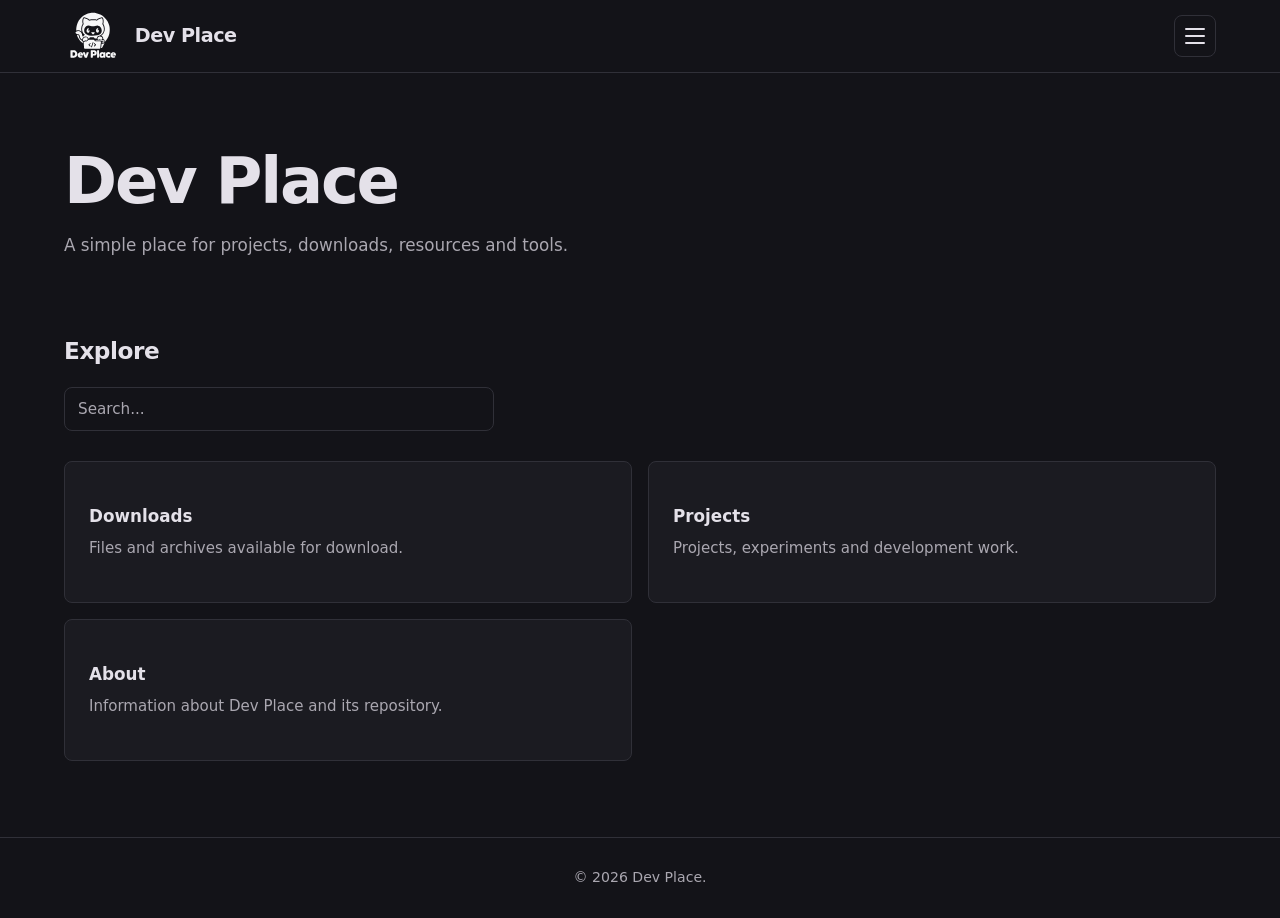
<file: index.html>
<!doctype html>
<html lang="en">
  <head>
    <meta charset="UTF-8" />
    <meta name="viewport" content="width=device-width, initial-scale=1.0" />

    <meta
      name="description"
      content="Dev Place - projects, downloads, resources and useful tools."
    />

    <title>Dev Place</title>

    <script>
      (() => {
        try {
          const saved = JSON.parse(localStorage.getItem("devplace-settings"));

          document.documentElement.dataset.theme =
            saved && saved.theme === "light" ? "light" : "dark";
        } catch {
          document.documentElement.dataset.theme = "dark";
        }
      })();
    </script>
    <link rel="icon" type="image/svg+xml" href="images/logo.svg" />
    <link rel="stylesheet" href="style.css" />

    <script src="scripts/main.js" defer></script>
    <script src="scripts/search.js" defer></script>
  </head>

  <body>
    <header class="header">
      <div class="container header-inner">
        <a href="./" class="logo" aria-label="Dev Place - Home">
          <img src="images/logo.svg" alt="Dev Place" class="logo-icon" />
          <span class="logo-text">Dev Place</span>
        </a>

        <button
          class="menu-button"
          type="button"
          aria-label="Open menu"
          aria-expanded="false"
          aria-controls="main-menu"
        >
          <span></span>
          <span></span>
          <span></span>
        </button>

        <nav id="main-menu" class="menu" aria-label="Main menu">
          <div class="menu-navigation">
            <a href="./" aria-current="page"> Home </a>

            <a href="downloads/"> Downloads </a>

            <a href="projects/"> Projects </a>

            <a href="about/"> About </a>
          </div>

          <div class="menu-divider"></div>

          <section class="accessibility">
            <div class="accessibility-heading">Accessibility</div>

            <div class="setting-group">
              <span class="setting-label"> Theme </span>

              <div class="theme-switch">
                <button
                  type="button"
                  class="setting-button theme-button"
                  data-theme-setting="dark"
                  aria-pressed="true"
                >
                  Dark
                </button>

                <button
                  type="button"
                  class="setting-button theme-button"
                  data-theme-setting="light"
                  aria-pressed="false"
                >
                  Light
                </button>
              </div>
            </div>

            <div class="setting-group">
              <span class="setting-label"> Text size </span>

              <div class="font-controls">
                <button
                  type="button"
                  class="setting-button size-button"
                  data-font-action="decrease"
                  aria-label="Decrease text size"
                >
                  A-
                </button>

                <button
                  type="button"
                  class="setting-button size-button"
                  data-font-action="increase"
                  aria-label="Increase text size"
                >
                  A+
                </button>
              </div>
            </div>

            <button
              type="button"
              class="setting-button full-button"
              data-toggle-setting="contrast"
              aria-pressed="false"
            >
              High contrast
            </button>

            <button
              type="button"
              class="setting-button full-button"
              data-toggle-setting="motion"
              aria-pressed="false"
            >
              Reduce motion
            </button>

            <button type="button" class="reset-button" data-reset-settings="true">
              Reset settings
            </button>
          </section>
        </nav>
      </div>
    </header>

    <main>
      <section class="intro">
        <div class="container">
          <h1>Dev Place</h1>

          <p>A simple place for projects, downloads, resources and tools.</p>
        </div>
      </section>

      <section class="content">
        <div class="container">
          <div class="content-header">
            <h2>Explore</h2>

            <div class="search">
              <input
                type="search"
                class="search-input"
                placeholder="Search..."
                aria-label="Search"
              />
            </div>
          </div>

          <ul class="link-list search-list">
            <li>
              <a href="downloads/">
                <strong>Downloads</strong>

                <span> Files and archives available for download. </span>
              </a>
            </li>

            <li>
              <a href="projects/">
                <strong>Projects</strong>

                <span> Projects, experiments and development work. </span>
              </a>
            </li>

            <li>
              <a href="about/">
                <strong>About</strong>

                <span> Information about Dev Place and its repository. </span>
              </a>
            </li>
          </ul>
        </div>
      </section>
    </main>

    <footer class="footer">
      <div class="container-footer">
        <p>&copy; 2026 Dev Place.</p>
      </div>
    </footer>
  </body>
</html>
</file>
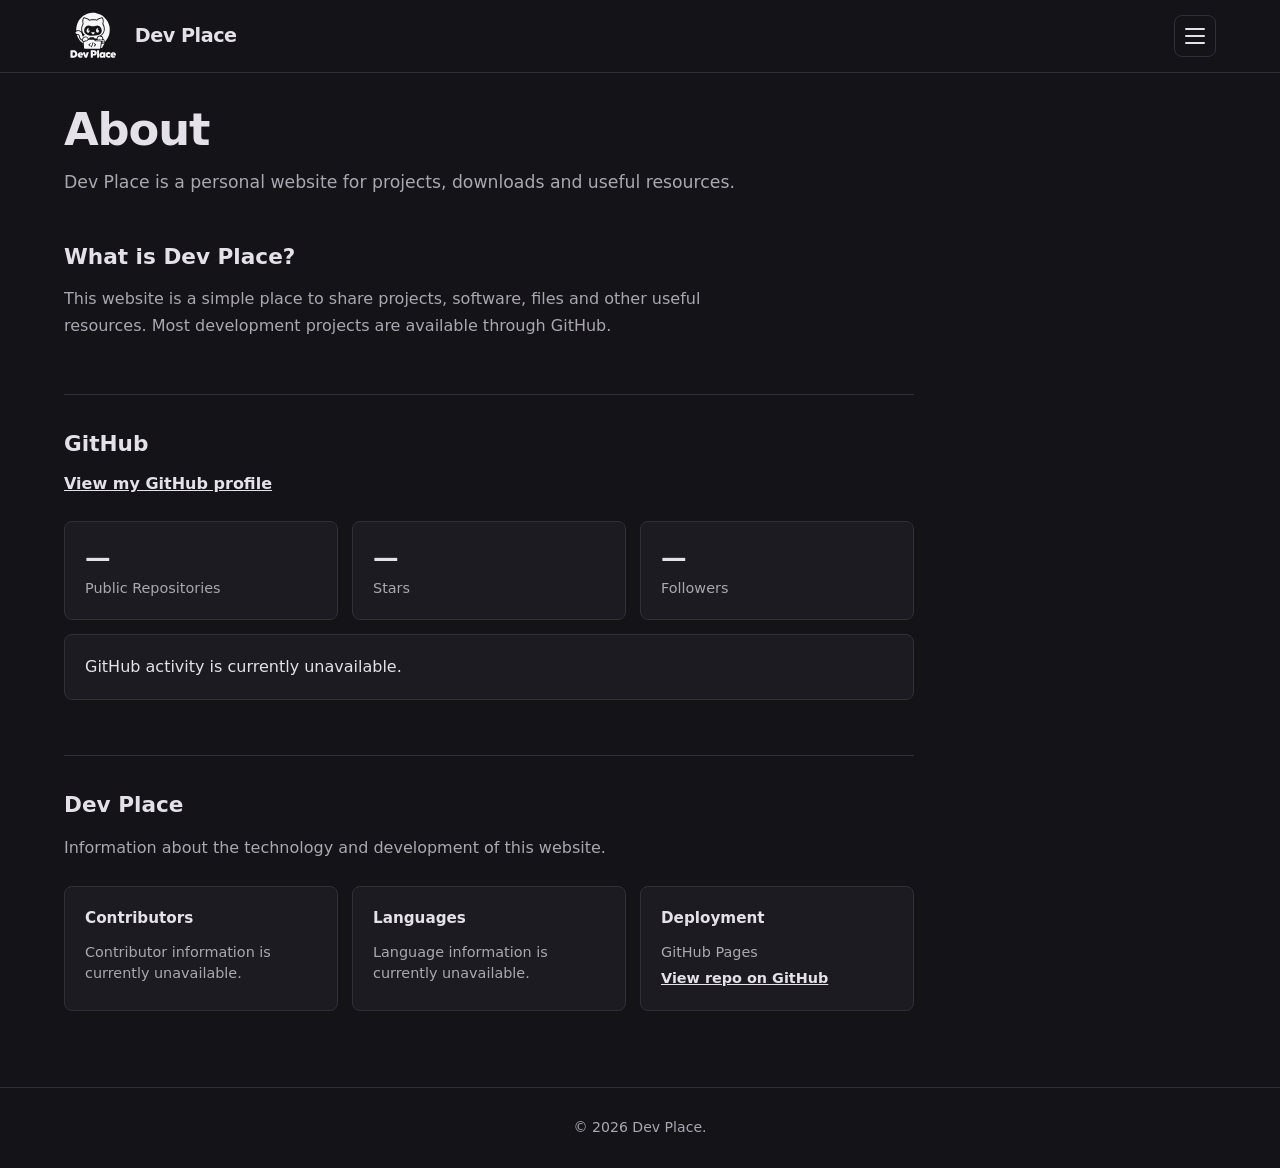
<file: about/index.html>
<!doctype html>
<html lang="en">
  <head>
    <meta charset="UTF-8" />
    <meta name="viewport" content="width=device-width, initial-scale=1.0" />

    <meta name="description" content="About Dev Place." />

    <title>About - Dev Place</title>

    <script>
      (() => {
        try {
          const saved = JSON.parse(localStorage.getItem("devplace-settings"));

          document.documentElement.dataset.theme =
            saved && saved.theme === "light" ? "light" : "dark";
        } catch {
          document.documentElement.dataset.theme = "dark";
        }
      })();
    </script>
    <link rel="icon" type="image/svg+xml" href="../images/logo.svg" />
    <link rel="stylesheet" href="../style.css" />

    <script src="../scripts/main.js" defer></script>
    <script src="../scripts/about.js" defer></script>
  </head>

  <body>
    <header class="header">
      <div class="container header-inner">
        <a href="../" class="logo" aria-label="Dev Place - Home">
          <img src="../images/logo.svg" alt="Dev Place" class="logo-icon" />

          <span class="logo-text"> Dev Place </span>
        </a>

        <button
          class="menu-button"
          type="button"
          aria-label="Open menu"
          aria-expanded="false"
          aria-controls="main-menu"
        >
          <span></span>
          <span></span>
          <span></span>
        </button>

        <nav id="main-menu" class="menu" aria-label="Main menu">
          <div class="menu-navigation">
            <a href="../"> Home </a>

            <a href="../downloads/"> Downloads </a>

            <a href="../projects/"> Projects </a>

            <a href="../about/" aria-current="page"> About </a>
          </div>

          <div class="menu-divider"></div>

          <section class="accessibility">
            <div class="accessibility-heading">Accessibility</div>

            <div class="setting-group">
              <span class="setting-label"> Theme </span>

              <div class="theme-switch">
                <button
                  type="button"
                  class="setting-button theme-button"
                  data-theme-setting="dark"
                  aria-pressed="true"
                >
                  Dark
                </button>

                <button
                  type="button"
                  class="setting-button theme-button"
                  data-theme-setting="light"
                  aria-pressed="false"
                >
                  Light
                </button>
              </div>
            </div>

            <div class="setting-group">
              <span class="setting-label"> Text size </span>

              <div class="font-controls">
                <button
                  type="button"
                  class="setting-button size-button"
                  data-font-action="decrease"
                  aria-label="Decrease text size"
                >
                  A-
                </button>

                <button
                  type="button"
                  class="setting-button size-button"
                  data-font-action="increase"
                  aria-label="Increase text size"
                >
                  A+
                </button>
              </div>
            </div>

            <button
              type="button"
              class="setting-button full-button"
              data-toggle-setting="contrast"
              aria-pressed="false"
            >
              High contrast
            </button>

            <button
              type="button"
              class="setting-button full-button"
              data-toggle-setting="motion"
              aria-pressed="false"
            >
              Reduce motion
            </button>

            <button type="button" class="reset-button" data-reset-settings="true">
              Reset settings
            </button>
          </section>
        </nav>
      </div>
    </header>

    <main>
      <section class="content">
        <div class="container">
          <div class="about">
            <h1>About</h1>

            <p class="about-lead">
              Dev Place is a personal website for projects, downloads and useful resources.
            </p>

            <h2>What is Dev Place?</h2>

            <p>
              This website is a simple place to share projects, software, files and other useful
              resources. Most development projects are available through GitHub.
            </p>

            <section class="github">
              <h2>GitHub</h2>

              <p>
                <a href="https://github.com/adrian-lis" target="_blank" rel="noopener noreferrer">
                  <span>View my GitHub profile</span>
                </a>
              </p>

              <div id="github-stats" class="github-stats">
                <div>
                  <strong id="github-repositories"> — </strong>

                  <span> Public Repositories </span>
                </div>

                <div>
                  <strong id="github-stars"> — </strong>

                  <span> Stars </span>
                </div>

                <div>
                  <strong id="github-followers"> — </strong>

                  <span> Followers </span>
                </div>
              </div>

              <div id="github-activity" class="github-activity">Loading activity...</div>
            </section>

            <section class="devplace-info">
              <h2>Dev Place</h2>

              <p>Information about the technology and development of this website.</p>

              <div class="devplace-info-grid">
                <div class="devplace-info-item">
                  <strong> Contributors </strong>

                  <div id="devplace-contributors" class="devplace-info-content">Loading...</div>
                </div>

                <div class="devplace-info-item">
                  <strong> Languages </strong>

                  <div id="devplace-languages" class="devplace-info-content">Loading...</div>
                </div>

                <div class="devplace-info-item">
                  <strong> Deployment </strong>

                  <div class="devplace-info-content">
                    <span> GitHub Pages </span>

                    <a
                      href="https://github.com/adrian-lis/DevPlace"
                      target="_blank"
                      rel="noopener noreferrer"
                    >
                      <span class="devplace-info-link">View repo on GitHub</span>
                    </a>
                  </div>
                </div>
              </div>
            </section>
          </div>
        </div>
      </section>
    </main>

    <footer class="footer">
      <div class="container-footer">
        <p>&copy; 2026 Dev Place.</p>
      </div>
    </footer>
  </body>
</html>
</file>
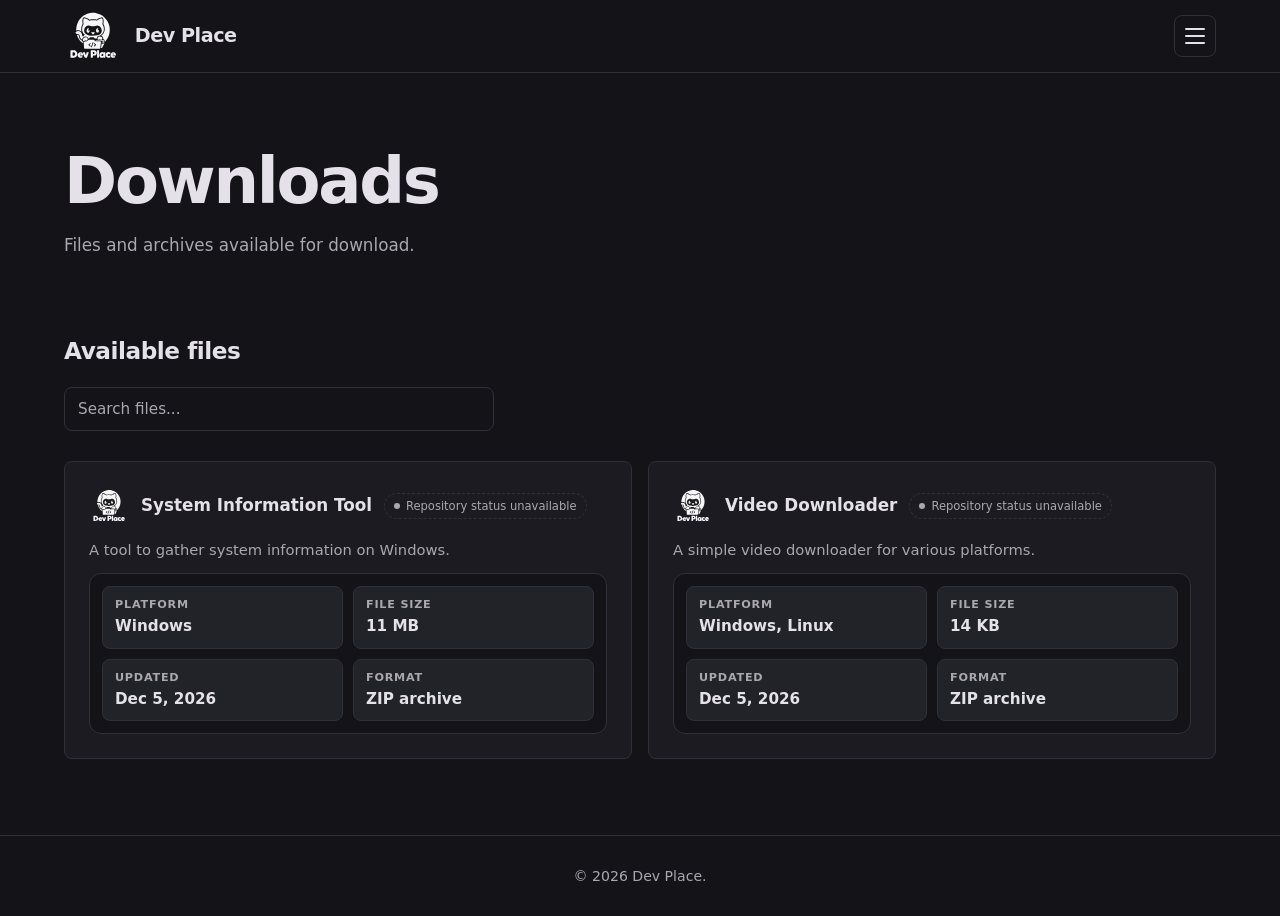
<file: downloads/index.html>
<!doctype html>
<html lang="en">
  <head>
    <meta charset="UTF-8" />
    <meta name="viewport" content="width=device-width, initial-scale=1.0" />

    <meta name="description" content="Downloads and files available from Dev Place." />

    <title>Downloads - Dev Place</title>

    <script>
      (() => {
        try {
          const saved = JSON.parse(localStorage.getItem("devplace-settings"));

          document.documentElement.dataset.theme =
            saved && saved.theme === "light" ? "light" : "dark";
        } catch {
          document.documentElement.dataset.theme = "dark";
        }
      })();
    </script>
    <link rel="icon" type="image/svg+xml" href="../images/logo.svg" />
    <link rel="stylesheet" href="../style.css" />

    <script src="../scripts/main.js" defer></script>
    <script src="../scripts/search.js" defer></script>
    <script src="../scripts/download-meta.js" defer></script>
    <script src="../scripts/repo-status.js" defer></script>
  </head>

  <body>
    <header class="header">
      <div class="container header-inner">
        <a href="../" class="logo" aria-label="Dev Place - Home">
          <img src="../images/logo.svg" alt="Dev Place" class="logo-icon" />
          <span class="logo-text">Dev Place</span>
        </a>

        <button
          class="menu-button"
          type="button"
          aria-label="Open menu"
          aria-expanded="false"
          aria-controls="main-menu"
        >
          <span></span>
          <span></span>
          <span></span>
        </button>

        <nav id="main-menu" class="menu" aria-label="Main menu">
          <div class="menu-navigation">
            <a href="../">Home</a>
            <a href="../downloads/" aria-current="page">Downloads</a>
            <a href="../projects/">Projects</a>
            <a href="../about/">About</a>
          </div>

          <div class="menu-divider"></div>

          <section class="accessibility">
            <div class="accessibility-heading">Accessibility</div>

            <div class="setting-group">
              <span class="setting-label">Theme</span>
              <div class="theme-switch">
                <button
                  type="button"
                  class="setting-button theme-button"
                  data-theme-setting="dark"
                  aria-pressed="true"
                >
                  Dark
                </button>
                <button
                  type="button"
                  class="setting-button theme-button"
                  data-theme-setting="light"
                  aria-pressed="false"
                >
                  Light
                </button>
              </div>
            </div>

            <div class="setting-group">
              <span class="setting-label">Text size</span>
              <div class="font-controls">
                <button
                  type="button"
                  class="setting-button size-button"
                  data-font-action="decrease"
                  aria-label="Decrease text size"
                >
                  A-
                </button>
                <button
                  type="button"
                  class="setting-button size-button"
                  data-font-action="increase"
                  aria-label="Increase text size"
                >
                  A+
                </button>
              </div>
            </div>

            <button
              type="button"
              class="setting-button full-button"
              data-toggle-setting="contrast"
              aria-pressed="false"
            >
              High contrast
            </button>
            <button
              type="button"
              class="setting-button full-button"
              data-toggle-setting="motion"
              aria-pressed="false"
            >
              Reduce motion
            </button>
            <button type="button" class="reset-button" data-reset-settings="true">
              Reset settings
            </button>
          </section>
        </nav>
      </div>
    </header>

    <main>
      <section class="intro">
        <div class="container">
          <h1>Downloads</h1>
          <p>Files and archives available for download.</p>
        </div>
      </section>

      <section class="content">
        <div class="container">
          <div class="content-header">
            <h2>Available files</h2>
            <div class="search">
              <input
                type="search"
                class="search-input"
                placeholder="Search files..."
                aria-label="Search files"
              />
            </div>
          </div>

          <ul class="link-list search-list">
            <li class="download-card" data-repository="adrian-lis/WinSystemInfo">
              <a class="download-card-link" href="../files/WinSystemInfo.zip" download>
                <div class="download-card-heading">
                  <img class="download-card-logo" src="../images/logo.svg" alt="" />
                  <strong class="download-card-title">System Information Tool</strong>
                </div>

                <p class="download-card-description">
                  A tool to gather system information on Windows.
                </p>

                <div class="download-meta-panel">
                  <dl class="download-meta-grid" aria-label="System Information Tool file details">
                    <div class="download-meta-item">
                      <dt class="download-meta-label">Platform</dt>
                      <dd class="download-meta-value">Windows</dd>
                    </div>

                    <div class="download-meta-item">
                      <dt class="download-meta-label">File size</dt>
                      <dd class="download-meta-value" data-file-meta="size">Checking…</dd>
                    </div>
                    <div class="download-meta-item">
                      <dt class="download-meta-label">Updated</dt>
                      <dd class="download-meta-value" data-file-meta="updated">Checking…</dd>
                    </div>
                    <div class="download-meta-item">
                      <dt class="download-meta-label">Format</dt>
                      <dd class="download-meta-value">ZIP archive</dd>
                    </div>
                  </dl>
                </div>
              </a>
            </li>

            <li class="download-card" data-repository="adrian-lis/VideoDownloader">
              <a class="download-card-link" href="../files/VideoDownloader.zip" download>
                <div class="download-card-heading">
                  <img class="download-card-logo" src="../images/logo.svg" alt="" />
                  <strong class="download-card-title">Video Downloader</strong>
                </div>

                <p class="download-card-description">
                  A simple video downloader for various platforms.
                </p>

                <div class="download-meta-panel">
                  <dl class="download-meta-grid" aria-label="Video Downloader file details">
                    <div class="download-meta-item">
                      <dt class="download-meta-label">Platform</dt>
                      <dd class="download-meta-value">Windows, Linux</dd>
                    </div>

                    <div class="download-meta-item">
                      <dt class="download-meta-label">File size</dt>
                      <dd class="download-meta-value" data-file-meta="size">Checking…</dd>
                    </div>
                    <div class="download-meta-item">
                      <dt class="download-meta-label">Updated</dt>
                      <dd class="download-meta-value" data-file-meta="updated">Checking…</dd>
                    </div>
                    <div class="download-meta-item">
                      <dt class="download-meta-label">Format</dt>
                      <dd class="download-meta-value">ZIP archive</dd>
                    </div>
                  </dl>
                </div>
              </a>
            </li>
          </ul>
        </div>
      </section>
    </main>

    <footer class="footer">
      <div class="container-footer">
        <p>&copy; 2026 Dev Place.</p>
      </div>
    </footer>
  </body>
</html>
</file>
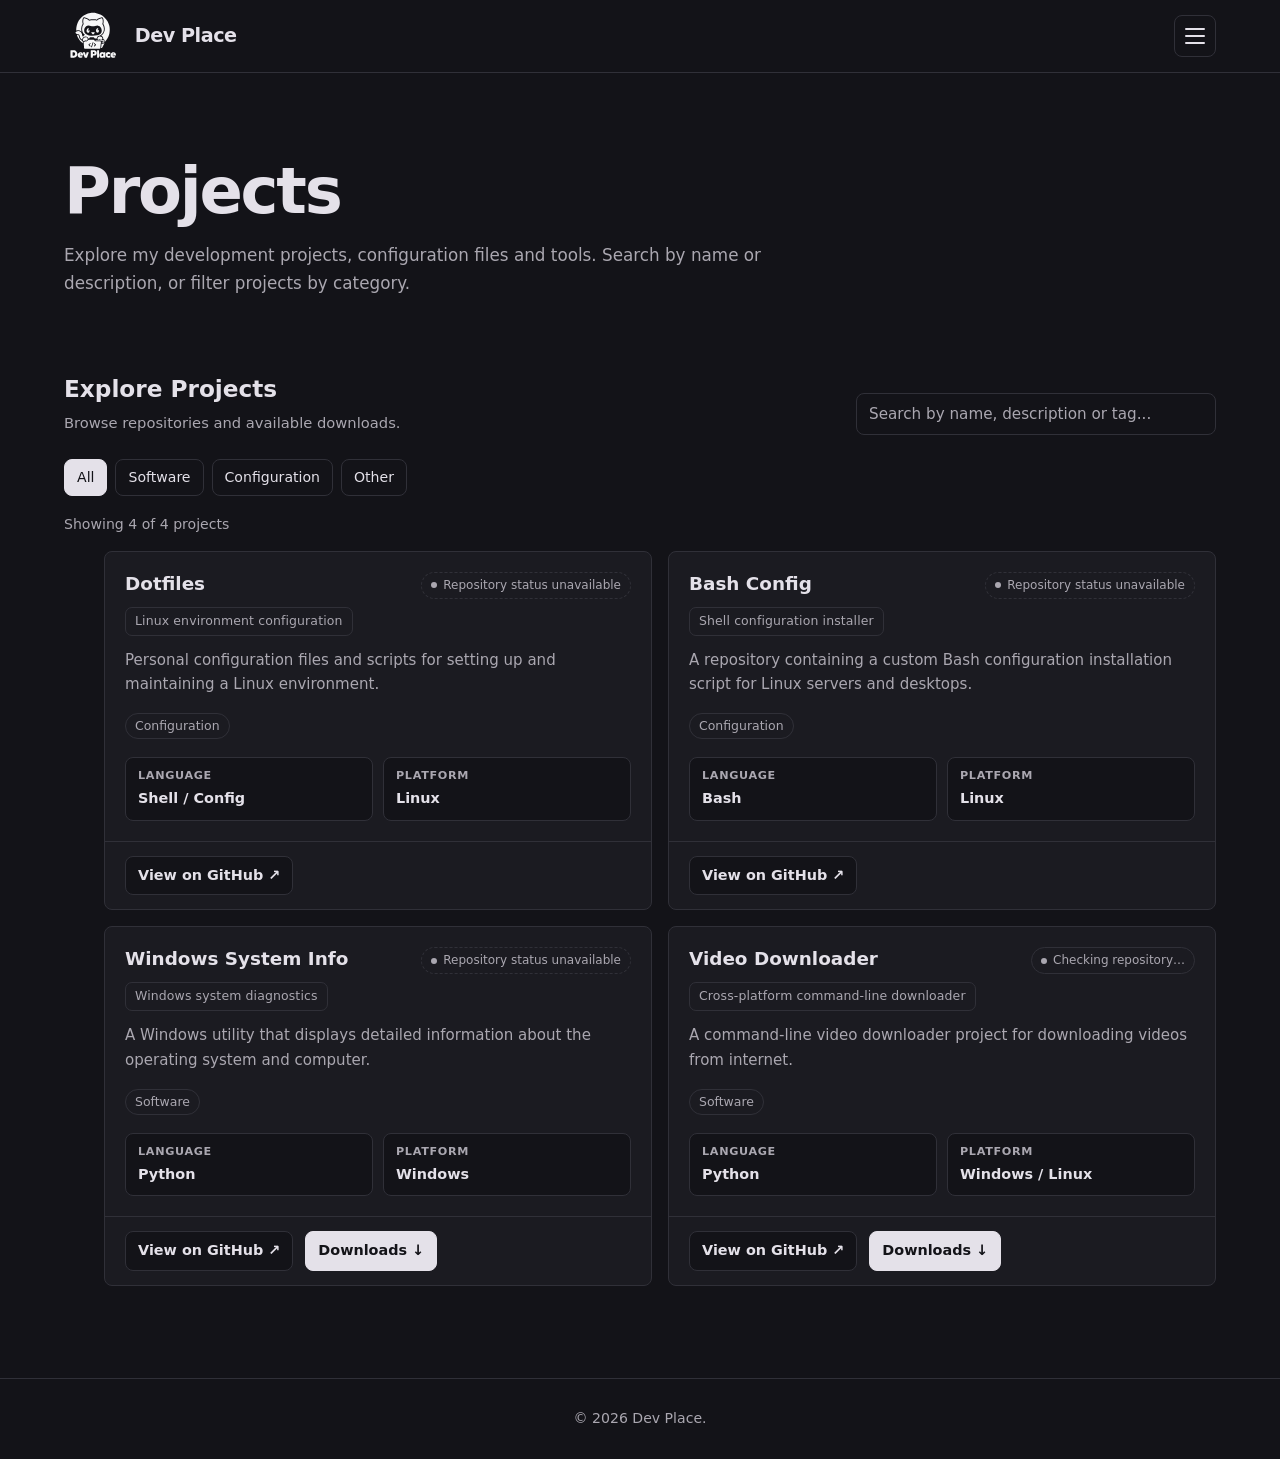
<file: projects/index.html>
<!doctype html>
<html lang="en">
  <head>
    <meta charset="UTF-8" />
    <meta name="viewport" content="width=device-width, initial-scale=1.0" />
    <meta
      name="description"
      content="Explore development projects by Dev Place, including Python tools, Linux configuration and command-line utilities."
    />
    <meta name="theme-color" content="#131318" />
    <title>Projects - Dev Place</title>

    <script>
      (() => {
        try {
          const saved = JSON.parse(localStorage.getItem("devplace-settings"));
          document.documentElement.dataset.theme =
            saved && saved.theme === "light" ? "light" : "dark";
        } catch {
          document.documentElement.dataset.theme = "dark";
        }
      })();
    </script>

    <link rel="icon" type="image/svg+xml" href="../images/logo.svg" />
    <link rel="stylesheet" href="../style.css" />
    <script src="../scripts/main.js" defer></script>
    <script src="../scripts/projects.js" defer></script>
    <script src="../scripts/repo-status.js" defer></script>
  </head>

  <body>
    <header class="header">
      <div class="container header-inner">
        <a href="../" class="logo" aria-label="Dev Place - Home">
          <img src="../images/logo.svg" alt="" class="logo-icon" />
          <span class="logo-text">Dev Place</span>
        </a>

        <button
          class="menu-button"
          type="button"
          aria-label="Open menu"
          aria-expanded="false"
          aria-controls="main-menu"
        >
          <span></span><span></span><span></span>
        </button>

        <nav id="main-menu" class="menu" aria-label="Main menu">
          <div class="menu-navigation">
            <a href="../">Home</a>
            <a href="../downloads/">Downloads</a>
            <a href="../projects/" aria-current="page">Projects</a>
            <a href="../about/">About</a>
          </div>

          <div class="menu-divider"></div>

          <section class="accessibility" aria-label="Accessibility settings">
            <div class="accessibility-heading">Accessibility</div>

            <div class="setting-group">
              <span class="setting-label">Theme</span>
              <div class="theme-switch">
                <button
                  type="button"
                  class="setting-button theme-button"
                  data-theme-setting="dark"
                  aria-pressed="true"
                >
                  Dark
                </button>
                <button
                  type="button"
                  class="setting-button theme-button"
                  data-theme-setting="light"
                  aria-pressed="false"
                >
                  Light
                </button>
              </div>
            </div>

            <div class="setting-group">
              <span class="setting-label">Text size</span>
              <div class="font-controls">
                <button
                  type="button"
                  class="setting-button size-button"
                  data-font-action="decrease"
                  aria-label="Decrease text size"
                >
                  A-
                </button>
                <button
                  type="button"
                  class="setting-button size-button"
                  data-font-action="increase"
                  aria-label="Increase text size"
                >
                  A+
                </button>
              </div>
            </div>

            <button
              type="button"
              class="setting-button full-button"
              data-toggle-setting="contrast"
              aria-pressed="false"
            >
              High contrast
            </button>
            <button
              type="button"
              class="setting-button full-button"
              data-toggle-setting="motion"
              aria-pressed="false"
            >
              Reduce motion
            </button>
            <button type="button" class="reset-button" data-reset-settings="true">
              Reset settings
            </button>
          </section>
        </nav>
      </div>
    </header>

    <main class="projects-page">
      <section class="intro">
        <div class="container">
          <h1>Projects</h1>
          <p>
            Explore my development projects, configuration files and tools. Search by name or
            description, or filter projects by category.
          </p>
        </div>
      </section>

      <section class="content">
        <div class="container">
          <div class="projects-toolbar">
            <div class="projects-toolbar-copy">
              <h2>Explore Projects</h2>
              <p class="projects-status">Browse repositories and available downloads.</p>
            </div>
            <div class="projects-search">
              <label class="sr-only" for="project-search">Search projects</label>
              <input
                id="project-search"
                class="search-input"
                type="search"
                placeholder="Search by name, description or tag..."
                autocomplete="off"
              />
            </div>
          </div>

          <div class="projects-filters" role="group" aria-label="Filter projects by category">
            <button class="project-filter" type="button" data-category="all" aria-pressed="true">
              All
            </button>
            <button
              class="project-filter"
              type="button"
              data-category="Software"
              aria-pressed="false"
            >
              Software
            </button>
            <button
              class="project-filter"
              type="button"
              data-category="Configuration"
              aria-pressed="false"
            >
              Configuration
            </button>
            <button class="project-filter" type="button" data-category="Other" aria-pressed="false">
              Other
            </button>
          </div>

          <p class="projects-results" id="projects-results" aria-live="polite">
            Showing 4 projects
          </p>

          <ul class="projects-grid search-list" id="projects-grid">
            <li
              class="project-card"
              data-repository="adrian-lis/dotfiles"
              data-categories="Configuration"
              data-search="dotfiles linux shell configuration scripts terminal"
            >
              <div class="project-card-header">
                <div class="project-card-title-row">
                  <h3>Dotfiles</h3>
                  <span class="project-status" data-repository-status>Checking repository…</span>
                </div>
                <p class="project-card-subtitle">Linux environment configuration</p>
              </div>
              <div class="project-card-body">
                <p>
                  Personal configuration files and scripts for setting up and maintaining a Linux
                  environment.
                </p>
                <div class="project-tags" aria-label="Project tags">
                  <span class="project-tag">Configuration</span>
                </div>
                <div class="project-card-meta">
                  <div class="project-meta-item">
                    <span class="project-meta-label">Language</span
                    ><span class="project-meta-value">Shell / Config</span>
                  </div>
                  <div class="project-meta-item">
                    <span class="project-meta-label">Platform</span
                    ><span class="project-meta-value">Linux</span>
                  </div>
                </div>
              </div>
              <div class="project-card-footer">
                <a
                  class="project-action"
                  href="https://github.com/adrian-lis/dotfiles"
                  target="_blank"
                  rel="noopener noreferrer"
                  >View on GitHub ↗</a
                >
              </div>
            </li>

            <li
              class="project-card"
              data-repository="adrian-lis/bashconf"
              data-categories="Configuration"
              data-search="bash config bashconf linux server desktop shell install script"
            >
              <div class="project-card-header">
                <div class="project-card-title-row">
                  <h3>Bash Config</h3>
                  <span class="project-status" data-repository-status>Checking repository…</span>
                </div>
                <p class="project-card-subtitle">Shell configuration installer</p>
              </div>
              <div class="project-card-body">
                <p>
                  A repository containing a custom Bash configuration installation script for Linux
                  servers and desktops.
                </p>
                <div class="project-tags" aria-label="Project tags">
                  <span class="project-tag">Configuration</span>
                </div>
                <div class="project-card-meta">
                  <div class="project-meta-item">
                    <span class="project-meta-label">Language</span
                    ><span class="project-meta-value">Bash</span>
                  </div>
                  <div class="project-meta-item">
                    <span class="project-meta-label">Platform</span
                    ><span class="project-meta-value">Linux</span>
                  </div>
                </div>
              </div>
              <div class="project-card-footer">
                <a
                  class="project-action"
                  href="https://github.com/adrian-lis/bashconf"
                  target="_blank"
                  rel="noopener noreferrer"
                  >View on GitHub ↗</a
                >
              </div>
            </li>

            <li
              class="project-card"
              data-repository="adrian-lis/WinSystemInfo"
              data-categories="Software"
              data-search="windows system info winsysteminfo python windows hardware software system details utility Software"
            >
              <div class="project-card-header">
                <div class="project-card-title-row">
                  <h3>Windows System Info</h3>
                  <span class="project-status" data-repository-status>Checking repository…</span>
                </div>
                <p class="project-card-subtitle">Windows system diagnostics</p>
              </div>
              <div class="project-card-body">
                <p>
                  A Windows utility that displays detailed information about the operating system
                  and computer.
                </p>
                <div class="project-tags" aria-label="Project tags">
                  <span class="project-tag">Software</span>
                </div>
                <div class="project-card-meta">
                  <div class="project-meta-item">
                    <span class="project-meta-label">Language</span
                    ><span class="project-meta-value">Python</span>
                  </div>
                  <div class="project-meta-item">
                    <span class="project-meta-label">Platform</span
                    ><span class="project-meta-value">Windows</span>
                  </div>
                </div>
              </div>
              <div class="project-card-footer">
                <a
                  class="project-action"
                  href="https://github.com/adrian-lis/WinSystemInfo"
                  target="_blank"
                  rel="noopener noreferrer"
                  >View on GitHub ↗</a
                >
              </div>
            </li>

            <li
              class="project-card"
              data-repository="adrian-lis/VideoDownloader"
              data-categories="Software"
              data-search="video downloader python terminal command line videos playlists VideoDownloader"
            >
              <div class="project-card-header">
                <div class="project-card-title-row">
                  <h3>Video Downloader</h3>
                  <span class="project-status" data-repository-status>Checking repository…</span>
                </div>
                <p class="project-card-subtitle">Cross-platform command-line downloader</p>
              </div>
              <div class="project-card-body">
                <p>A command-line video downloader project for downloading videos from internet.</p>
                <div class="project-tags" aria-label="Project tags">
                  <span class="project-tag">Software</span>
                </div>
                <div class="project-card-meta">
                  <div class="project-meta-item">
                    <span class="project-meta-label">Language</span
                    ><span class="project-meta-value">Python</span>
                  </div>
                  <div class="project-meta-item">
                    <span class="project-meta-label">Platform</span
                    ><span class="project-meta-value">Windows / Linux</span>
                  </div>
                </div>
              </div>
              <div class="project-card-footer">
                <a
                  class="project-action"
                  href="https://github.com/adrian-lis/VideoDownloader"
                  target="_blank"
                  rel="noopener noreferrer"
                  >View on GitHub ↗</a
                >
              </div>
            </li>
          </ul>

          <section class="projects-empty" id="projects-empty" hidden aria-live="polite">
            <h2>No projects found</h2>
            <p>Try another search term or select a different category.</p>
            <button class="project-action" type="button" id="reset-project-filters">
              Clear search and filters
            </button>
          </section>
        </div>
      </section>
    </main>

    <footer class="footer">
      <div class="container-footer">
        <p>&copy; 2026 Dev Place.</p>
      </div>
    </footer>
  </body>
</html>
</file>
<file: style.css>
/* =========================================================

   Dev Place
   Global stylesheet

   ========================================================= */

/* =========================================================

   Design tokens

   ========================================================= */

:root {
  --background: #131318;
  --surface: #1b1b21;
  --surface-hover: #222229;
  --text: #e4e1e9;
  --text-muted: #aaa7b0;
  --border: #303038;
  --border-hover: #55555f;
  --accent: #e4e1e9;
  --accent-text: #131318;
  --focus: #ffffff;
  --container-width: 1200px;
  --container-padding: 24px;
  --header-height: 72px;
  --footer-height: 80px;
  --border-radius: 8px;
  --border-radius-large: 12px;
  --font-scale: 1;
  --shadow-menu: 0 18px 50px rgba(0, 0, 0, 0.28);
  --shadow-card: 0 8px 24px rgba(0, 0, 0, 0.12);
  --transition-fast: 0.15s ease;
  --transition-normal: 0.2s ease;
}

/* =========================================================

   Light theme

   ========================================================= */

html[data-theme="light"] {
  --background: #ffffff;
  --surface: #f5f5f7;
  --surface-hover: #ebebee;
  --text: #151515;
  --text-muted: #666666;
  --border: #dddddf;
  --border-hover: #aaaaaf;
  --accent: #151515;
  --accent-text: #ffffff;
  --focus: #111111;
  --shadow-menu: 0 18px 50px rgba(0, 0, 0, 0.14);
  --shadow-card: 0 8px 24px rgba(0, 0, 0, 0.08);
}

/* =========================================================

   High contrast mode

   ========================================================= */

html.high-contrast {
  --background: #000000;
  --surface: #000000;
  --surface-hover: #ffffff;
  --text: #ffffff;
  --text-muted: #ffffff;
  --border: #ffffff;
  --border-hover: #ffffff;
  --accent: #ffffff;
  --accent-text: #000000;
  --focus: #ffff00;
  --shadow-menu: none;
  --shadow-card: none;
}

/* =========================================================

   Global reset

   ========================================================= */

*,
*::before,
*::after {
  box-sizing: border-box;
}

html {
  margin: 0;
  padding: 0;
  font-size: calc(16px * var(--font-scale));
  scroll-behavior: smooth;
  background: var(--background);
  color: var(--text);
  color-scheme: dark;
}

html[data-theme="light"] {
  color-scheme: light;
}

body {
  min-height: 100vh;
  margin: 0;
  display: flex;
  flex-direction: column;

  font-family:
    Inter,
    system-ui,
    -apple-system,
    BlinkMacSystemFont,
    "Segoe UI",
    Arial,
    sans-serif;

  font-size: 1rem;
  line-height: 1.5;
  color: var(--text);
  background: var(--background);

  transition:
    color var(--transition-normal),
    background-color var(--transition-normal);
}

main {
  flex: 1;
}

h1,
h2,
h3,
h4,
p {
  margin-top: 0;
}

img {
  max-width: 100%;
  display: block;
}

button,
input,
textarea,
select {
  font: inherit;
}

button {
  color: inherit;
}

a {
  color: inherit;
}

a,
button,
input {
  -webkit-tap-highlight-color: transparent;
}

button {
  border: 0;
}

::selection {
  color: var(--accent-text);
  background: var(--accent);
}

/* =========================================================

   Focus

   ========================================================= */

:focus {
  outline: none;
}

:focus-visible {
  outline: 2px solid var(--focus);
  outline-offset: 3px;
}

/* =========================================================

   Reduced motion

   ========================================================= */

html.reduce-motion,
html.reduce-motion *,
html.reduce-motion *::before,
html.reduce-motion *::after {
  scroll-behavior: auto !important;
  animation: none !important;
  transition: none !important;
}

@media (prefers-reduced-motion: reduce) {
  html {
    scroll-behavior: auto;
  }

  *,
  *::before,
  *::after {
    animation-duration: 0.01ms !important;
    animation-iteration-count: 1 !important;
    scroll-behavior: auto !important;
    transition-duration: 0.01ms !important;
  }
}

/* =========================================================

   Layout containers

   ========================================================= */

.container,
.container-footer {
  width: 100%;
  max-width: var(--container-width);
  margin-left: auto;
  margin-right: auto;
  padding-left: var(--container-padding);
  padding-right: var(--container-padding);
}

/* =========================================================

   Header

   ========================================================= */

.header {
  position: relative;
  z-index: 900;
  width: 100%;
  border-bottom: 1px solid var(--border);
  background: var(--background);
}

.header-inner {
  position: relative;
  min-height: var(--header-height);
  display: flex;
  align-items: center;
  justify-content: space-between;
}

/* =========================

   Logo

   ========================= */

.logo {
  display: inline-flex;
  align-items: center;
  gap: clamp(10px, 1vw, 14px);
  min-width: 0;
  color: var(--text);
  text-decoration: none;
  border-radius: 8px;
  transition:
    color var(--transition-fast),
    opacity var(--transition-fast),
    transform var(--transition-fast);
}

.logo-icon {
  display: block;
  width: 58px;
  height: 58px;
  flex: 0 0 auto;
  object-fit: contain;
  filter: invert(1);

  transition:
    filter var(--transition-fast),
    transform var(--transition-fast);
}

.logo-text {
  margin: 0;
  color: inherit;
  font-size: clamp(1.2rem, 1.5vw, 1.5rem);
  font-weight: 700;
  line-height: 1;
  letter-spacing: -0.025em;
  white-space: nowrap;
}

/* Light theme */

html[data-theme="light"] .logo-icon {
  filter: invert(0);
}

/* High contrast always uses white */

html.high-contrast .logo-icon {
  filter: invert(1);
}

/* Unified interaction */

.logo:hover {
  color: var(--text);
  opacity: 0.9;
}

.logo:hover .logo-icon {
  transform: scale(1.04);
}

.logo:active {
  transform: translateY(1px);
}

.logo:focus-visible {
  outline: 2px solid var(--focus);
  outline-offset: 5px;
}

/* =========================

   Responsive logo

   ========================= */

@media (max-width: 380px) {
  .logo {
    gap: 8px;
  }

  .logo-icon {
    width: 40px;

    height: 40px;
  }

  .logo-text {
    font-size: 1.05rem;
  }
}

/* =========================================================

   Menu button

   ========================================================= */

.menu-button {
  width: 42px;
  height: 42px;
  display: inline-flex;
  flex-direction: column;
  align-items: center;
  justify-content: center;
  gap: 5px;
  padding: 8px;
  border: 1px solid var(--border);
  border-radius: var(--border-radius);
  color: var(--text);
  background: transparent;
  cursor: pointer;

  transition:
    background-color var(--transition-fast),
    border-color var(--transition-fast);
}

.menu-button:hover {
  background: var(--surface);
  border-color: var(--border-hover);
}

.menu-button:active {
  transform: translateY(1px);
}

.menu-button span {
  width: 20px;
  height: 2px;
  display: block;
  border-radius: 999px;
  background: var(--text);

  transition:
    transform var(--transition-normal),
    opacity var(--transition-normal);
}

/* =========================================================

   Main menu

   ========================================================= */

.menu {
  position: absolute;
  top: calc(100% + 10px);
  right: 0;
  z-index: 1000;
  width: 310px;
  max-width: calc(100vw - 32px);
  display: none;
  flex-direction: column;
  padding: 10px;
  border: 1px solid var(--border);
  border-radius: var(--border-radius-large);
  background: var(--surface);
  box-shadow: var(--shadow-menu);
}

.menu.open {
  display: flex;
}

/* =========================================================

   Navigation

   ========================================================= */

.menu-navigation {
  display: flex;
  flex-direction: column;
  gap: 2px;
}

.menu-navigation a,
.menu > a {
  min-height: 42px;
  display: flex;
  align-items: center;
  padding: 9px 12px;
  border-radius: 7px;
  color: var(--text);
  font-size: 0.95rem;
  line-height: 1.3;
  text-decoration: none;

  transition:
    background-color var(--transition-fast),
    color var(--transition-fast);
}

.menu-navigation a:hover,
.menu-navigation a[aria-current="page"],
.menu > a:hover,
.menu > a[aria-current="page"] {
  background: var(--surface-hover);
}

.menu-navigation a[aria-current="page"] {
  font-weight: 600;
}

/* =========================================================

   Menu divider

   ========================================================= */

.menu-divider {
  width: 100%;
  height: 1px;
  margin: 10px 0;
  background: var(--border);
}

/* =========================================================

   Accessibility menu

   ========================================================= */

.accessibility {
  display: flex;
  flex-direction: column;
  gap: 8px;
  padding: 2px;
}

.accessibility-heading {
  padding: 5px 8px;
  color: var(--text-muted);
  font-size: 0.72rem;
  font-weight: 700;
  text-transform: uppercase;
  letter-spacing: 0.08em;
}

.setting-group {
  display: flex;
  flex-direction: column;
  gap: 6px;
  padding: 0 2px;
}

.setting-label {
  padding: 0 6px;
  color: var(--text-muted);
  font-size: 0.8rem;
}

.theme-switch,
.font-controls {
  display: grid;
  grid-template-columns: repeat(2, minmax(0, 1fr));
  gap: 6px;
}

.setting-button,
.reset-button {
  min-height: 40px;
  border: 1px solid var(--border);
  border-radius: 7px;
  color: var(--text);
  background: var(--background);
  cursor: pointer;

  transition:
    color var(--transition-fast),
    background-color var(--transition-fast),
    border-color var(--transition-fast);
}

.setting-button:hover,
.reset-button:hover {
  border-color: var(--border-hover);
  background: var(--surface-hover);
}

.setting-button[aria-pressed="true"] {
  border-color: var(--accent);
  color: var(--accent-text);
  background: var(--accent);
}

.theme-button {
  font-size: 0.9rem;
  font-weight: 500;
}

.size-button {
  font-size: 1rem;
  font-weight: 700;
  text-align: center;
}

.full-button {
  width: 100%;
  padding: 0 12px;
  text-align: left;
}

.reset-button {
  width: 100%;
  margin-top: 2px;
  padding: 0 12px;
  color: var(--text-muted);
  font-size: 0.85rem;
  text-align: left;
}

/* =========================================================

   Intro / hero

   ========================================================= */

.intro {
  padding: 76px 0 42px;
}

.intro h1 {
  max-width: 900px;
  margin: 0;
  color: var(--text);
  font-size: clamp(2.5rem, 6vw, 4rem);
  font-weight: 750;
  line-height: 1.02;
  letter-spacing: -0.035em;
}

.intro p {
  max-width: 720px;
  margin: 18px 0 0;
  color: var(--text-muted);
  font-size: 1.05rem;
  line-height: 1.65;
}

/* =========================================================

   General content

   ========================================================= */

.content {
  padding: 32px 0 76px;
}

.content-header {
  display: flex;
  flex-direction: column;
  align-items: flex-start;
  gap: 18px;
  margin-bottom: 30px;
}

.content-header h1,
.content-header h2 {
  margin: 0;
}

.content-header h2 {
  color: var(--text);
  font-size: 1.45rem;
  font-weight: 700;
  letter-spacing: -0.02em;
}

.content p {
  max-width: 800px;
}

/* =========================================================

   Search

   ========================================================= */

.search {
  width: 100%;
  max-width: 430px;
}

.search-input {
  width: 100%;
  height: 44px;
  display: block;
  padding: 0 13px;
  border: 1px solid var(--border);
  border-radius: var(--border-radius);
  outline: none;
  color: var(--text);
  background: var(--background);
  font-size: 0.95rem;

  transition:
    border-color var(--transition-fast),
    background-color var(--transition-fast);
}

.search-input::placeholder {
  color: var(--text-muted);
}

.search-input:hover {
  border-color: var(--border-hover);
}

.search-input:focus {
  border-color: var(--text);
}

/* =========================================================

   Home navigation cards

   ========================================================= */

.link-list {
  display: grid;
  grid-template-columns: repeat(2, minmax(0, 1fr));
  gap: 16px;
  margin: 0;
  padding: 0;
  list-style: none;
}

.link-list > li {
  min-width: 0;
  padding: 0;
  border: 1px solid var(--border);
  border-radius: var(--border-radius);
  background: var(--surface);
  overflow: hidden;

  transition:
    border-color var(--transition-fast),
    transform var(--transition-fast);
}

.link-list > li:hover {
  border-color: var(--border-hover);
  transform: translateY(-2px);
}

.link-list a {
  min-height: 140px;
  display: flex;
  flex-direction: column;
  justify-content: center;
  padding: 24px;
  color: var(--text);
  text-decoration: none;
}

.link-list > li:not(.download-card) strong {
  display: block;
  margin-bottom: 7px;
  font-size: 1.05rem;
  font-weight: 650;
}

.link-list > li:not(.download-card) span {
  display: block;
  color: var(--text-muted);
  font-size: 0.94rem;
  line-height: 1.6;
}

/* =========================

   Download cards

   ========================= */

.link-list > li.download-card > a.download-card-link {
  min-height: 0;
  justify-content: flex-start;
  gap: 12px;
}

.download-card-heading {
  min-width: 0;
  display: flex;
  flex-direction: row;
  align-items: center;
  gap: 12px;
}

.download-card-logo {
  display: block;
  width: 40px;
  height: 40px;
  flex: 0 0 40px;
  object-fit: contain;
  filter: invert(1);
}

html[data-theme="light"] .download-card-logo {
  filter: invert(0);
}

html.high-contrast .download-card-logo {
  filter: invert(1);
}

.download-card-title {
  display: block;
  min-width: 0;
  margin: 0;
  font-size: 1.05rem;
  font-weight: 650;
  line-height: 1.3;
  overflow-wrap: anywhere;
}

.download-card-description {
  max-width: none;
  margin: 0;
  color: var(--text-muted);
  font-size: 0.92rem;
  line-height: 1.6;
}

.download-meta-panel {
  width: 100%;
  padding: 12px;
  border: 1px solid var(--border);
  border-radius: var(--border-radius-large);
  background: var(--background);
}

.download-meta-grid {
  display: grid;
  grid-template-columns: repeat(2, minmax(0, 1fr));
  gap: 10px;
  margin: 0;
}

.download-meta-item {
  min-width: 0;
  padding: 10px 12px;
  border: 1px solid var(--border);
  border-radius: var(--border-radius);
  background: var(--surface-hover);
}

.download-meta-label {
  display: block;
  margin: 0 0 4px;
  color: var(--text-muted);
  font-size: 0.7rem;
  font-weight: 700;
  letter-spacing: 0.07em;
  line-height: 1.35;
  text-transform: uppercase;
}

.download-meta-value {
  display: block;
  margin: 0;
  color: var(--text);
  font-size: 0.95rem;
  font-weight: 650;
  line-height: 1.4;
  overflow-wrap: anywhere;
}

html.high-contrast .download-meta-item {
  background: var(--background);
}

.search-empty {
  grid-column: 1 / -1;
  padding: 20px;
  border: 1px dashed var(--border);
  border-radius: var(--border-radius);
  color: var(--text-muted);
  text-align: center;
}

/* =========================================================

   Footer

   ========================================================= */

.footer {
  width: 100%;
  margin-top: auto;
  border-top: 1px solid var(--border);
  background: var(--background);
}

.container-footer {
  min-height: var(--footer-height);
  display: flex;
  align-items: center;
  justify-content: center;
  text-align: center;
}

.container-footer p {
  margin: 0;
  color: var(--text-muted);
  font-size: 0.88rem;
}

/* =========================================================

   Projects

   ========================================================= */

.projects-page {
  padding-top: 10px;
}

.projects-toolbar {
  display: flex;
  align-items: flex-end;
  justify-content: space-between;
  gap: 24px;
  margin-bottom: 24px;
}

.projects-toolbar h2 {
  margin: 0 0 6px;
  font-size: 1.45rem;
}

.projects-status {
  margin: 0;
  color: var(--text-muted);
  font-size: 0.92rem;
}

.projects-search {
  width: 100%;
  max-width: 360px;
}

.projects-search input {
  width: 100%;
  height: 42px;
  padding: 0 12px;
  border: 1px solid var(--border);
  border-radius: var(--border-radius);
  outline: none;
  color: var(--text);
  background: var(--background);
}

.projects-search input::placeholder {
  color: var(--text-muted);
}

.projects-search input:hover {
  border-color: var(--border-hover);
}

.projects-search input:focus {
  border-color: var(--text);
}

.projects-filters {
  display: flex;
  flex-wrap: wrap;
  gap: 8px;
  margin-bottom: 24px;
}

.project-filter {
  min-height: 36px;
  padding: 7px 12px;
  border: 1px solid var(--border);
  border-radius: var(--border-radius);
  color: var(--text);
  background: var(--background);
  font-size: 0.88rem;
  cursor: pointer;

  transition:
    background-color var(--transition-fast),
    border-color var(--transition-fast);
}

.project-filter:hover,
.project-filter.active {
  border-color: var(--text);
  background: var(--surface);
}

.projects-grid {
  display: grid;
  grid-template-columns: repeat(2, minmax(0, 1fr));
  gap: 16px;
}

.project-card {
  min-width: 0;
  display: flex;
  flex-direction: column;
  border: 1px solid var(--border);
  border-radius: var(--border-radius);
  background: var(--surface);
  overflow: hidden;

  transition:
    border-color var(--transition-fast),
    transform var(--transition-fast);
}

.project-card:hover {
  border-color: var(--border-hover);
  transform: translateY(-2px);
}

.project-card-header {
  padding: 20px 20px 12px;
}

.project-card-title-row {
  display: flex;
  align-items: flex-start;
  justify-content: space-between;
  gap: 12px;
}

.project-card h3 {
  margin: 0;
  font-size: 1.15rem;
  font-weight: 650;
  line-height: 1.3;
}

.project-card-repository {
  margin: 7px 0 0;
  color: var(--text-muted);
  font-size: 0.88rem;
  overflow-wrap: anywhere;
}

.project-badge {
  flex-shrink: 0;
  padding: 3px 7px;
  border: 1px solid var(--border);
  border-radius: 999px;
  color: var(--text-muted);
  font-size: 0.73rem;
  line-height: 1.3;
}

.project-card-body {
  flex: 1;
  padding: 0 20px 20px;
}

.project-card-body p {
  margin: 0;
  color: var(--text-muted);
  font-size: 0.94rem;
  line-height: 1.65;
}

.project-card-footer {
  display: flex;
  align-items: center;
  flex-wrap: wrap;
  gap: 12px;
  padding: 14px 20px;
  border-top: 1px solid var(--border);
}

.project-action {
  min-height: 38px;
  display: inline-flex;
  align-items: center;
  justify-content: center;
  padding: 8px 12px;
  border: 1px solid var(--border);
  border-radius: var(--border-radius);
  color: var(--text);
  background: var(--background);
  font-size: 0.9rem;
  font-weight: 550;
  text-decoration: none;
  cursor: pointer;

  transition:
    background-color var(--transition-fast),
    border-color var(--transition-fast);
}

.project-action:hover {
  border-color: var(--text);
  background: var(--surface-hover);
}

.project-card-github {
  color: var(--text-muted);
  font-size: 0.88rem;
  text-decoration: none;
}

.project-card-github:hover {
  color: var(--text);
  text-decoration: underline;
}

.projects-empty,
.projects-error {
  padding: 40px 20px;
  border: 1px solid var(--border);
  border-radius: var(--border-radius);
  background: var(--surface);
  text-align: center;
}

.projects-empty h2,
.projects-error h2 {
  margin: 0 0 10px;
}

.projects-empty p,
.projects-error p {
  margin: 0;
  color: var(--text-muted);
}

/* =========================================================

   About

   ========================================================= */

.about {
  max-width: 850px;
}

.about h1 {
  margin: 0 0 14px;
  color: var(--text);
  font-size: clamp(2rem, 5vw, 2.8rem);
  line-height: 1.1;
  letter-spacing: -0.025em;
}

.about h2 {
  margin: 0 0 14px;
  font-size: 1.35rem;
  line-height: 1.3;
}

.about-lead {
  max-width: 700px;
  margin: 0 0 45px;
  color: var(--text-muted);
  font-size: 1.08rem;
  line-height: 1.7;
}

.about > p:not(.about-lead) {
  max-width: 700px;
  margin: 0;
  color: var(--text-muted);
  line-height: 1.7;
}

/* =========================================================

   GitHub

   ========================================================= */

.github {
  margin-top: 55px;
  padding-top: 35px;
  border-top: 1px solid var(--border);
}

.github > p {
  margin: 0 0 25px;
  color: var(--text-muted);
}

.github > p a {
  color: var(--text);
  font-weight: 600;
}

.github-stats {
  display: grid;
  grid-template-columns: repeat(3, minmax(0, 1fr));
  gap: 14px;
  margin-top: 25px;
}

.github-stats div {
  min-width: 0;
  padding: 20px;
  border: 1px solid var(--border);
  border-radius: var(--border-radius);
  background: var(--surface);
}

.github-stats strong {
  display: block;
  margin-bottom: 5px;
  font-size: 1.6rem;
  line-height: 1.2;
}

.github-stats span {
  display: block;
  color: var(--text-muted);
  font-size: 0.9rem;
}

.github-activity {
  display: flex;
  flex-direction: column;
  gap: 6px;
  margin-top: 14px;
  padding: 20px;
  border: 1px solid var(--border);
  border-radius: var(--border-radius);
  background: var(--surface);
}

.github-activity strong {
  margin-bottom: 4px;
  font-size: 0.95rem;
}

.github-activity a {
  color: var(--text);
  font-weight: 600;
}

.github-activity a:hover {
  text-decoration: underline;
}

.github-activity span {
  color: var(--text-muted);
  font-size: 0.9rem;
}

/* =========================================================

   Dev Place information

   ========================================================= */

.devplace-info {
  margin-top: 55px;
  padding-top: 35px;
  border-top: 1px solid var(--border);
}

.devplace-info > p {
  max-width: 700px;
  margin: 0 0 25px;
  color: var(--text-muted);
  line-height: 1.7;
}

.devplace-info-grid {
  display: grid;
  grid-template-columns: repeat(3, minmax(0, 1fr));
  gap: 14px;
}

.devplace-info-item {
  min-width: 0;
  padding: 20px;
  border: 1px solid var(--border);
  border-radius: var(--border-radius);
  background: var(--surface);
}

.devplace-info-item > strong {
  display: block;
  margin-bottom: 12px;
  font-size: 0.95rem;
  font-weight: 650;
}

.devplace-info-content {
  display: flex;
  flex-direction: column;
  gap: 5px;
  color: var(--text-muted);
  font-size: 0.9rem;
  line-height: 1.5;
}

.devplace-info-content a {
  width: fit-content;
  color: var(--text);
  font-weight: 600;
  overflow-wrap: anywhere;
}

.devplace-info-content a:hover {
  text-decoration: underline;
}

#devplace-contributors {
  overflow-wrap: anywhere;
}

#devplace-contributors a {
  display: inline;
}

#devplace-languages {
  gap: 7px;
}

.language-item {
  display: flex;
  align-items: center;
  justify-content: space-between;
  gap: 12px;
  width: 100%;
}

.language-item span:first-child {
  color: var(--text);
  font-weight: 500;
}

.language-item span:last-child {
  flex-shrink: 0;
  color: var(--text-muted);
  font-variant-numeric: tabular-nums;
}

/* =========================================================

   High contrast adjustments

   ========================================================= */

html.high-contrast .menu,
html.high-contrast .link-list > li,
html.high-contrast .project-card,
html.high-contrast .github-stats div,
html.high-contrast .github-activity,
html.high-contrast .devplace-info-item {
  box-shadow: none;
}

html.high-contrast .setting-button:hover,
html.high-contrast .reset-button:hover,
html.high-contrast .menu-navigation a:hover,
html.high-contrast .menu-navigation a[aria-current="page"],
html.high-contrast .link-list > li:hover .download-card-link,
html.high-contrast .link-list > li:hover .download-card-description,
html.high-contrast .link-list > li:hover,
html.high-contrast .project-card:hover,
html.high-contrast .project-action:hover {
  color: #000000;
  background: #ffffff;
}

html.high-contrast a:focus-visible,
html.high-contrast button:focus-visible,
html.high-contrast input:focus-visible {
  outline-color: #ffff00;
}

html.high-contrast .link-list > li:hover .download-card-logo {
  filter: invert(0);
}

/* =========================================================

   Screen reader utility

   ========================================================= */

.sr-only {
  position: absolute;
  width: 1px;
  height: 1px;
  padding: 0;
  margin: -1px;
  overflow: hidden;
  clip: rect(0, 0, 0, 0);
  clip-path: inset(50%);
  white-space: nowrap;
  border: 0;
}

/* =========================================================

   Responsive - tablet

   ========================================================= */

@media (max-width: 800px) {
  .link-list,
  .projects-grid {
    grid-template-columns: 1fr;
  }

  .projects-toolbar {
    align-items: stretch;
    flex-direction: column;
  }

  .projects-search {
    max-width: none;
  }

  .github-stats {
    grid-template-columns: repeat(2, minmax(0, 1fr));
  }
}

/* =========================================================

   Responsive - mobile

   ========================================================= */

@media (max-width: 600px) {
  :root {
    --container-padding: 16px;
    --header-height: 64px;
    --footer-height: 72px;
  }

  .header-inner {
    min-height: var(--header-height);
  }

  .logo {
    gap: 9px;
  }

  .logo-icon {
    width: 32px;
    height: 32px;
    flex-basis: 32px;
  }

  .menu {
    right: 0;
    width: min(310px, calc(100vw - 32px));
  }

  .intro {
    padding: 52px 0 34px;
  }

  .intro h1 {
    font-size: clamp(2.2rem, 13vw, 3.1rem);
  }

  .intro p {
    margin-top: 16px;
    font-size: 1rem;
  }

  .content {
    padding: 26px 0 52px;
  }

  .content-header {
    gap: 16px;
    margin-bottom: 22px;
  }

  .content-header h2 {
    font-size: 1.3rem;
  }

  .search {
    max-width: none;
  }

  .link-list {
    gap: 12px;
  }

  .link-list a {
    min-height: 120px;
    padding: 20px;
  }

  .link-list > li:not(.download-card) strong {
    font-size: 1rem;
  }

  .link-list > li:not(.download-card) span {
    font-size: 0.9rem;
  }

  .download-meta-grid {
    grid-template-columns: 1fr;
  }

  .projects-toolbar {
    gap: 18px;
  }

  .projects-grid {
    gap: 12px;
  }

  .project-card-header {
    padding: 17px 17px 11px;
  }

  .project-card-body {
    padding: 0 17px 17px;
  }

  .project-card-footer {
    padding: 12px 17px;
  }

  .project-card-title-row {
    align-items: flex-start;
  }

  .github {
    margin-top: 40px;
    padding-top: 30px;
  }

  .github-stats {
    grid-template-columns: 1fr;
    gap: 10px;
  }

  .github-stats div {
    padding: 16px;
  }

  .github-activity {
    padding: 16px;
  }

  .about-lead {
    margin-bottom: 35px;
    font-size: 1rem;
  }

  .container-footer {
    min-height: var(--footer-height);
  }
}

/* =========================================================

   Responsive - very small screens

   ========================================================= */

@media (max-width: 380px) {
  .container,
  .container-footer {
    padding-left: 14px;
    padding-right: 14px;
  }

  .menu {
    max-width: calc(100vw - 28px);
  }

  .menu-button {
    width: 40px;
    height: 40px;
  }
}

/* =========================================================

   Projects page enhancements

   ========================================================= */

.projects-page .projects-toolbar {
  align-items: flex-end;
}

.projects-page .projects-toolbar-copy {
  min-width: 0;
}

.projects-page .projects-search {
  flex: 0 1 390px;
}

.projects-page .projects-grid {
  grid-template-columns: repeat(2, minmax(0, 1fr));
  align-items: stretch;
}

.projects-page .project-card[hidden] {
  display: none !important;
}

.project-card-meta {
  display: grid;
  grid-template-columns: repeat(2, minmax(0, 1fr));
  gap: 10px;
  margin-top: 18px;
}

.project-meta-item {
  min-width: 0;
  padding: 10px 12px;
  border: 1px solid var(--border);
  border-radius: var(--border-radius);
  background: var(--background);
}

.project-meta-label {
  display: block;
  margin-bottom: 3px;
  color: var(--text-muted);
  font-size: 0.7rem;
  font-weight: 700;
  letter-spacing: 0.06em;
  text-transform: uppercase;
}

.project-meta-value {
  display: block;
  color: var(--text);
  font-size: 0.9rem;
  font-weight: 600;
  overflow-wrap: anywhere;
}

.project-tags {
  display: flex;
  flex-wrap: wrap;
  gap: 7px;
  margin-top: 16px;
}

.project-tag {
  display: inline-flex;
  align-items: center;
  min-height: 26px;
  padding: 4px 9px;
  border: 1px solid var(--border);
  border-radius: 999px;
  color: var(--text-muted);
  font-size: 0.78rem;
  line-height: 1.25;
}

.project-status {
  display: inline-flex;
  align-items: center;
  gap: 6px;
  max-width: 100%;
  padding: 5px 9px;
  border: 1px solid var(--border);
  border-radius: 999px;
  color: var(--text-muted);
  font-size: 0.75rem;
  line-height: 1.25;
  text-align: center;
}

.project-status::before {
  width: 6px;
  height: 6px;
  flex: 0 0 6px;
  border-radius: 50%;
  background: currentColor;
  content: "";
}

.projects-filters {
  margin-bottom: 18px;
}

.project-filter[aria-pressed="true"] {
  border-color: var(--accent);
  color: var(--accent-text);
  background: var(--accent);
}

.projects-results {
  margin: 0 0 16px;
  color: var(--text-muted);
  font-size: 0.88rem;
}

.project-action-primary {
  border-color: var(--accent);
  color: var(--accent-text);
  background: var(--accent);
}

.project-action-primary:hover {
  border-color: var(--border-hover);
  color: var(--text);
  background: var(--surface-hover);
}

html.high-contrast .project-meta-item,
html.high-contrast .project-tag,
html.high-contrast .project-status {
  background: #000;
  color: #fff;
  border-color: #fff;
}

html.high-contrast .project-filter[aria-pressed="true"],
html.high-contrast .project-action-primary {
  background: #fff;
  color: #000;
  border-color: #fff;
}

@media (max-width: 800px) {
  .projects-page .projects-grid {
    grid-template-columns: 1fr;
  }

  .projects-page .projects-toolbar {
    align-items: stretch;
  }

  .projects-page .projects-search {
    flex-basis: auto;
    max-width: none;
  }
}

@media (max-width: 420px) {
  .project-card-meta {
    grid-template-columns: 1fr;
  }

  .project-card-title-row {
    flex-direction: column;
  }
}

/* Live repository and download status indicators on the Projects page. */
.project-live-status {
  display: flex;
  flex-wrap: wrap;
  gap: 0.5rem;
  margin-top: 1rem;
}

.project-live-status-item {
  display: inline-flex;
  align-items: center;
  max-width: 100%;
  padding: 0.3rem 0.55rem;
  border: 1px solid var(--border-color, currentColor);
  border-radius: 999px;
  font-size: 0.8rem;
  line-height: 1.35;
  overflow-wrap: anywhere;
}

.project-live-status-item.is-status-ok {
  border-color: #27864b;
}

.project-live-status-item.is-status-bad {
  border-color: #b54747;
}

.project-live-status-item.is-status-unknown {
  border-style: dashed;
  opacity: 0.85;
}

/* Refined project subtitles and shared live-status badges. */
.project-card-subtitle {
  display: inline-flex;
  align-items: center;
  width: fit-content;
  max-width: 100%;
  margin: 8px 0 0;
  padding: 5px 9px;
  border: 1px solid var(--border);
  border-radius: 7px;
  color: var(--text-muted);
  background: var(--surface);
  font-size: 0.78rem;
  line-height: 1.35;
  letter-spacing: 0.01em;
}

.project-status[data-state="ok"],
.project-live-status-item.is-status-ok {
  border-color: #27864b;
  color: var(--text);
}

.project-status[data-state="bad"],
.project-live-status-item.is-status-bad {
  border-color: #b54747;
}

.project-status[data-state="unknown"],
.project-live-status-item.is-status-unknown {
  border-style: dashed;
}

.download-card-heading {
  flex-wrap: wrap;
}

.download-repository-status {
  margin-left: auto;
}

.download-card .project-status {
  font-size: 0.72rem;
}

.project-download-status {
  margin: 0 0 12px;
}

.project-card-footer .project-download-link {
  text-decoration: none;
}

html.high-contrast .project-card-subtitle {
  color: #fff;
  background: #000;
  border-color: #fff;
}

@media (max-width: 520px) {
  .download-repository-status {
    margin-left: 0;
  }
}
</file>
